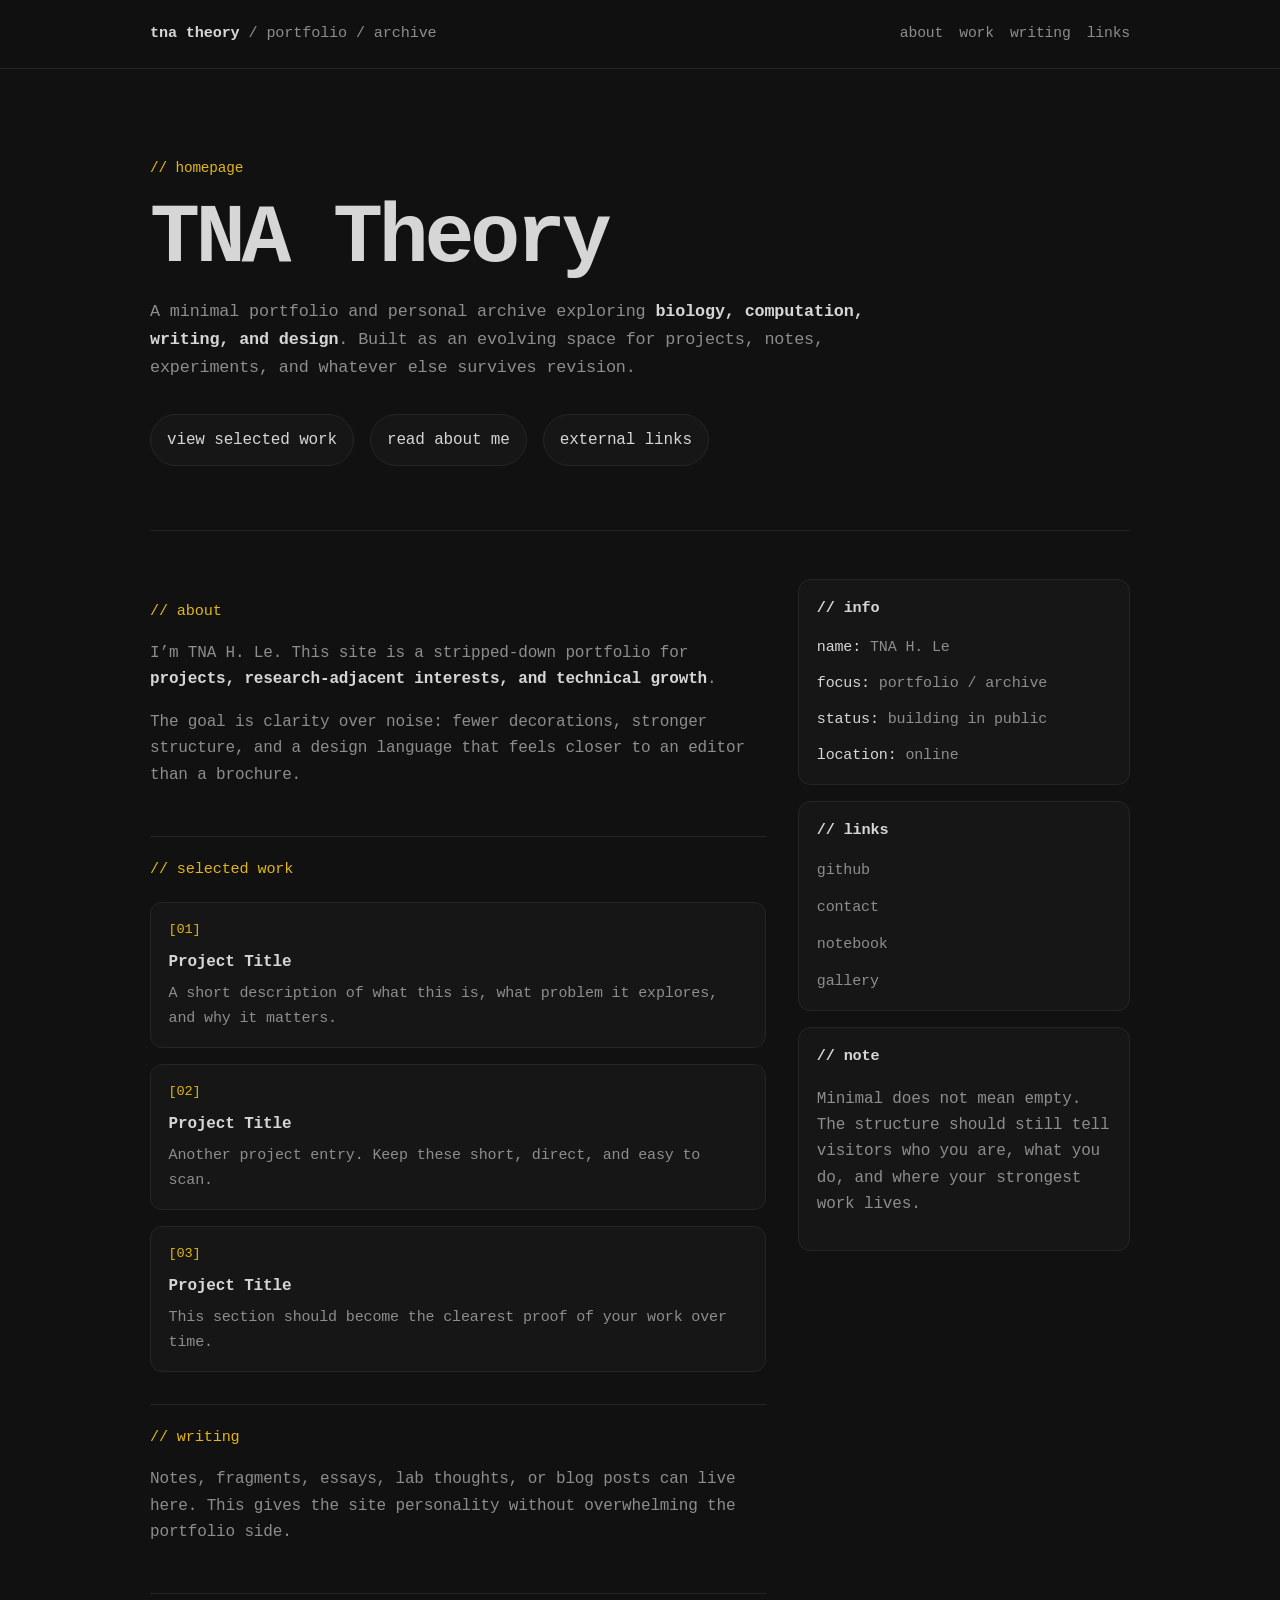
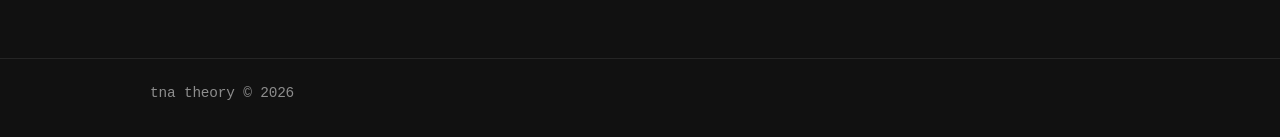
<file: testing.html>
<!DOCTYPE html>
<html lang="en">
<head>
  <meta charset="UTF-8" />
  <meta name="viewport" content="width=device-width, initial-scale=1.0" />
  <title>TNA Theory</title>
  <style>
    :root {
      --bg: #111111;
      --panel: #161616;
      --text: #d6d6d6;
      --muted: #8d8d8d;
      --line: #252525;
      --accent: #e2b714;
      --accent-soft: #8f7420;
      --max-width: 980px;
      --radius: 12px;
    }

    * {
      box-sizing: border-box;
    }

    html {
      scroll-behavior: smooth;
    }

    body {
      margin: 0;
      background: var(--bg);
      color: var(--text);
      font-family: "IBM Plex Mono", "JetBrains Mono", "Fira Code", monospace;
      line-height: 1.65;
      letter-spacing: -0.01em;
    }

    a {
      color: var(--text);
      text-decoration: none;
      border-bottom: 1px solid transparent;
      transition: border-color 0.2s ease, color 0.2s ease;
    }

    a:hover {
      color: var(--accent);
      border-color: var(--accent-soft);
    }

    .wrap {
      width: min(100% - 2rem, var(--max-width));
      margin: 0 auto;
    }

    .topbar {
      border-bottom: 1px solid var(--line);
      position: sticky;
      top: 0;
      backdrop-filter: blur(10px);
      background: rgba(17, 17, 17, 0.9);
      z-index: 10;
    }

    .topbar-inner {
      display: flex;
      justify-content: space-between;
      align-items: center;
      gap: 1rem;
      min-height: 68px;
    }

    .brand {
      font-size: 0.95rem;
      color: var(--muted);
      white-space: nowrap;
    }

    .brand strong {
      color: var(--text);
      font-weight: 600;
    }

    .nav {
      display: flex;
      gap: 1rem;
      flex-wrap: wrap;
      justify-content: flex-end;
    }

    .nav a {
      color: var(--muted);
      font-size: 0.92rem;
    }

    .nav a:hover {
      color: var(--accent);
    }

    .hero {
      padding: 5.5rem 0 4rem;
      border-bottom: 1px solid var(--line);
    }

    .eyebrow {
      color: var(--accent);
      font-size: 0.9rem;
      margin-bottom: 1rem;
    }

    h1 {
      font-size: clamp(2.4rem, 7vw, 5.2rem);
      line-height: 1.02;
      margin: 0 0 1rem;
      letter-spacing: -0.05em;
      font-weight: 700;
    }

    .hero-copy {
      max-width: 720px;
      font-size: 1.05rem;
      color: var(--muted);
    }

    .hero-copy strong {
      color: var(--text);
      font-weight: 600;
    }

    .hero-links {
      display: flex;
      gap: 1rem;
      flex-wrap: wrap;
      margin-top: 2rem;
    }

    .hero-links a {
      padding: 0.75rem 1rem;
      border: 1px solid var(--line);
      border-radius: 999px;
      background: var(--panel);
    }

    .hero-links a:hover {
      border-color: var(--accent-soft);
      color: var(--accent);
    }

    .grid {
      display: grid;
      grid-template-columns: 1.3fr 0.7fr;
      gap: 2rem;
      padding: 3rem 0 4rem;
    }

    .section {
      padding: 1.25rem 0 2rem;
      border-bottom: 1px solid var(--line);
    }

    .section-title {
      color: var(--accent);
      font-size: 0.95rem;
      margin-bottom: 1rem;
    }

    .section p {
      margin: 0 0 1rem;
      color: var(--muted);
    }

    .section p strong {
      color: var(--text);
      font-weight: 600;
    }

    .project-list {
      display: grid;
      gap: 1rem;
      margin-top: 1.25rem;
    }

    .project {
      border: 1px solid var(--line);
      background: var(--panel);
      border-radius: var(--radius);
      padding: 1rem 1rem 1rem 1.1rem;
      transition: border-color 0.2s ease, transform 0.2s ease;
    }

    .project:hover {
      border-color: var(--accent-soft);
      transform: translateY(-2px);
    }

    .project-index {
      color: var(--accent);
      font-size: 0.85rem;
      margin-bottom: 0.45rem;
    }

    .project h3 {
      margin: 0 0 0.4rem;
      font-size: 1rem;
      font-weight: 600;
      color: var(--text);
    }

    .project p {
      margin: 0;
      font-size: 0.94rem;
      color: var(--muted);
    }

    .side-card {
      border: 1px solid var(--line);
      background: var(--panel);
      border-radius: var(--radius);
      padding: 1rem 1.1rem;
      margin-bottom: 1rem;
    }

    .side-card h3 {
      margin: 0 0 0.9rem;
      font-size: 0.95rem;
      color: var(--text);
    }

    .meta-list,
    .link-list {
      display: grid;
      gap: 0.7rem;
    }

    .meta-item,
    .link-list a {
      color: var(--muted);
      font-size: 0.94rem;
    }

    .meta-item span {
      color: var(--text);
    }

    .footer {
      border-top: 1px solid var(--line);
      padding: 1.4rem 0 2rem;
      color: var(--muted);
      font-size: 0.9rem;
    }

    .muted {
      color: var(--muted);
    }

    @media (max-width: 820px) {
      .grid {
        grid-template-columns: 1fr;
      }

      .topbar-inner {
        flex-direction: column;
        align-items: flex-start;
        justify-content: center;
        padding: 0.8rem 0;
      }

      .nav {
        justify-content: flex-start;
      }

      .hero {
        padding-top: 4rem;
      }
    }
  </style>
</head>
<body>
  <header class="topbar">
    <div class="wrap topbar-inner">
      <div class="brand">
        <strong>tna theory</strong> / portfolio / archive
      </div>

      <nav class="nav">
        <a href="#about">about</a>
        <a href="#work">work</a>
        <a href="#writing">writing</a>
        <a href="#links">links</a>
      </nav>
    </div>
  </header>

  <main class="wrap">
    <section class="hero">
      <div class="eyebrow">// homepage</div>
      <h1>TNA Theory</h1>
      <p class="hero-copy">
        A minimal portfolio and personal archive exploring
        <strong>biology, computation, writing, and design</strong>.
        Built as an evolving space for projects, notes, experiments, and
        whatever else survives revision.
      </p>

      <div class="hero-links">
        <a href="#work">view selected work</a>
        <a href="#about">read about me</a>
        <a href="#links">external links</a>
      </div>
    </section>

    <div class="grid">
      <div>
        <section class="section" id="about">
          <div class="section-title">// about</div>
          <p>
            I’m TNA H. Le. This site is a stripped-down portfolio for
            <strong>projects, research-adjacent interests, and technical growth</strong>.
          </p>
          <p>
            The goal is clarity over noise: fewer decorations, stronger structure,
            and a design language that feels closer to an editor than a brochure.
          </p>
        </section>

        <section class="section" id="work">
          <div class="section-title">// selected work</div>

          <div class="project-list">
            <article class="project">
              <div class="project-index">[01]</div>
              <h3>Project Title</h3>
              <p>
                A short description of what this is, what problem it explores,
                and why it matters.
              </p>
            </article>

            <article class="project">
              <div class="project-index">[02]</div>
              <h3>Project Title</h3>
              <p>
                Another project entry. Keep these short, direct, and easy to scan.
              </p>
            </article>

            <article class="project">
              <div class="project-index">[03]</div>
              <h3>Project Title</h3>
              <p>
                This section should become the clearest proof of your work over time.
              </p>
            </article>
          </div>
        </section>

        <section class="section" id="writing">
          <div class="section-title">// writing</div>
          <p>
            Notes, fragments, essays, lab thoughts, or blog posts can live here.
            This gives the site personality without overwhelming the portfolio side.
          </p>
        </section>
      </div>

      <aside>
        <div class="side-card">
          <h3>// info</h3>
          <div class="meta-list">
            <div class="meta-item"><span>name:</span> TNA H. Le</div>
            <div class="meta-item"><span>focus:</span> portfolio / archive</div>
            <div class="meta-item"><span>status:</span> building in public</div>
            <div class="meta-item"><span>location:</span> online</div>
          </div>
        </div>

        <div class="side-card" id="links">
          <h3>// links</h3>
          <div class="link-list">
            <a href="#">github</a>
            <a href="#">contact</a>
            <a href="#">notebook</a>
            <a href="#">gallery</a>
          </div>
        </div>

        <div class="side-card">
          <h3>// note</h3>
          <p class="muted">
            Minimal does not mean empty. The structure should still tell visitors
            who you are, what you do, and where your strongest work lives.
          </p>
        </div>
      </aside>
    </div>
  </main>

  <footer class="footer">
    <div class="wrap">tna theory © 2026</div>
  </footer>
</body>
</html>
</file>
